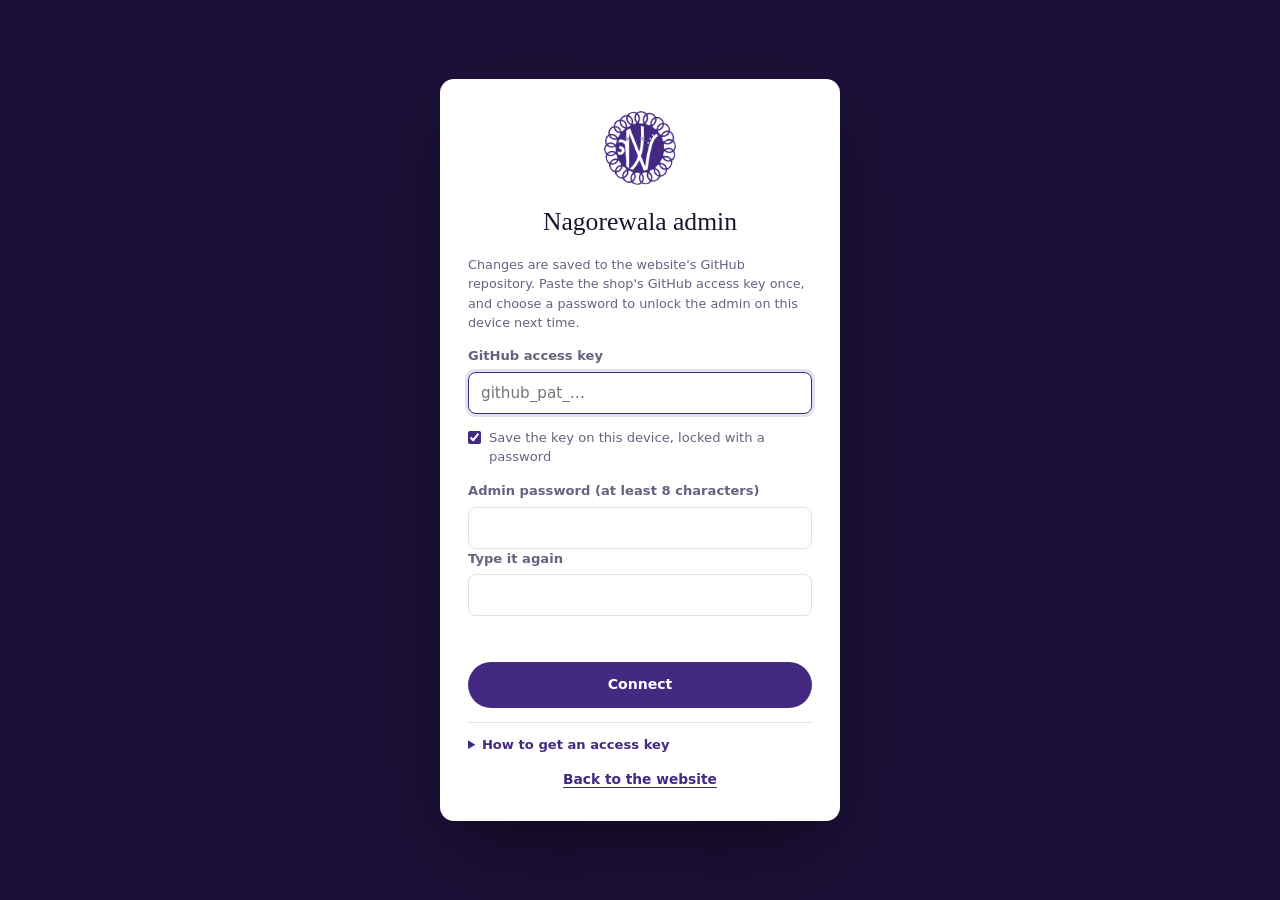
<file: admin/index.html>
<!doctype html>
<html lang="en">
<head>
<meta charset="utf-8">
<meta name="viewport" content="width=device-width, initial-scale=1">
<meta name="robots" content="noindex, nofollow">
<meta http-equiv="Content-Security-Policy" content="default-src 'self'; img-src 'self' data: blob: https:; style-src 'self' 'unsafe-inline' https://fonts.googleapis.com; font-src https://fonts.gstatic.com; script-src 'self'; connect-src https://api.github.com data:; base-uri 'self'; form-action 'none'">
<meta name="referrer" content="no-referrer">
<base href="../">
<title>Nagorewala Admin</title>
<link rel="icon" href="assets/img/logo.png">
<link rel="preconnect" href="https://fonts.googleapis.com">
<link rel="preconnect" href="https://fonts.gstatic.com" crossorigin>
<link href="https://fonts.googleapis.com/css2?family=Fraunces:opsz,wght@9..144,400;9..144,600&family=Manrope:wght@400;500;600;700&display=swap" rel="stylesheet">
<link rel="stylesheet" href="assets/css/admin.css">
</head>
<body>

<!-- connect -->
<main class="ad-auth" id="login">
  <form class="ad-auth-card" id="loginForm" novalidate>
    <img src="assets/img/logo.png" alt="" width="72" height="74">
    <h1>Nagorewala admin</h1>
    <p class="ad-hint">Changes are saved to the website's GitHub repository. Paste the shop's GitHub access key once, and choose a password to unlock the admin on this device next time.</p>
    <input type="text" name="username" value="nagorewala-admin" autocomplete="username" hidden>
    <label class="ad-field"><span>GitHub access key</span><input type="password" id="tokenInput" autocomplete="off" spellcheck="false" required placeholder="github_pat_…"></label>
    <label class="ad-check"><input type="checkbox" id="remember" checked> Save the key on this device, locked with a password</label>
    <div id="setPassword">
      <label class="ad-field"><span>Admin password (at least 8 characters)</span><input type="password" id="newPass" minlength="8" autocomplete="new-password"></label>
      <label class="ad-field"><span>Type it again</span><input type="password" id="newPass2" minlength="8" autocomplete="new-password"></label>
    </div>
    <p class="ad-error" id="loginError" role="alert"></p>
    <button class="ad-btn primary" type="submit" id="loginBtn">Connect</button>
    <details class="ad-help">
      <summary>How to get an access key</summary>
      <ol>
        <li>Sign in to GitHub as <b>alimbacker</b> and open <a href="https://github.com/settings/personal-access-tokens/new" target="_blank" rel="noopener">Settings → Developer settings → Fine-grained tokens → Generate new token</a>.</li>
        <li>Name it "Nagorewala admin" and pick an expiry date.</li>
        <li>Under <b>Repository access</b> choose <b>Only select repositories</b> → <b>nagorewala-sweets</b>.</li>
        <li>Under <b>Permissions → Repository permissions</b> set <b>Contents</b> to <b>Read and write</b>.</li>
        <li>Click <b>Generate token</b>, copy it and paste it above. Keep it private, like a password.</li>
      </ol>
    </details>
    <a class="ad-link" href="./">Back to the website</a>
  </form>
</main>

<!-- unlock (key saved on this device) -->
<main class="ad-auth" id="unlock" hidden>
  <form class="ad-auth-card" id="unlockForm" novalidate>
    <img src="assets/img/logo.png" alt="" width="72" height="74">
    <h1>Nagorewala admin</h1>
    <input type="text" name="username" value="nagorewala-admin" autocomplete="username" hidden>
    <label class="ad-field"><span>Password</span><input type="password" id="unlockPass" autocomplete="current-password" required></label>
    <p class="ad-error" id="unlockError" role="alert"></p>
    <button class="ad-btn primary" type="submit" id="unlockBtn">Log in</button>
    <button type="button" class="ad-link" id="forgetKey">Forgot the password? Use the access key again</button>
    <a class="ad-link" href="./">Back to the website</a>
  </form>
</main>

<!-- editor -->
<div id="app" hidden>
<header class="ad-top">
  <div class="ad-brand">
    <img src="assets/img/logo.png" alt="" width="40" height="41">
    <div><b>Nagorewala</b><small>Website admin</small></div>
  </div>
  <div class="ad-actions">
    <span class="ad-status" id="status" role="status">All saved</span>
    <a class="ad-btn ghost" id="btnPreview" href="index.html?preview" target="_blank" rel="noopener">Preview</a>
    <button type="button" class="ad-btn primary" id="btnSave">Save changes</button>
    <button type="button" class="ad-btn ghost" id="btnLogout">Log out</button>
  </div>
</header>

<div class="ad-wrap">
  <p class="ad-note">Click <b>Save changes</b> to publish. The website shows the update within a few minutes. Use <b>Preview</b> to check first.</p>

  <nav class="ad-tabs" role="tablist" aria-label="Sections">
    <button type="button" role="tab" class="is-on" data-tab="sweets" aria-selected="true">Sweets <span data-count="sweets"></span></button>
    <button type="button" role="tab" data-tab="savouries" aria-selected="false">Savouries <span data-count="savouries"></span></button>
    <button type="button" role="tab" data-tab="gallery" aria-selected="false">Kitchen photos <span data-count="gallery"></span></button>
  </nav>

  <section id="paneMenu">
    <div class="ad-toolbar">
      <input type="search" id="search" placeholder="Search by name" aria-label="Search sweets">
      <button type="button" class="ad-btn primary" id="btnAdd">+ Add sweet</button>
    </div>
    <ul class="ad-list" id="itemList"></ul>
    <p class="ad-empty" id="itemEmpty" hidden>Nothing here yet. Add your first item.</p>
  </section>

  <section id="paneGallery" hidden>
    <div class="ad-toolbar">
      <p class="ad-hint">These photos appear in the "From our kitchen" section. Landscape or portrait both work; they are cropped to 4:5.</p>
      <label class="ad-btn primary ad-file">+ Add photos<input type="file" id="galInput" accept="image/jpeg,image/png,image/webp" multiple></label>
    </div>
    <ul class="ad-grid" id="galList"></ul>
    <p class="ad-empty" id="galEmpty" hidden>No kitchen photos yet.</p>
  </section>
</div>
</div>

<dialog class="ad-dlg" id="itemDlg" aria-labelledby="dlgTitle">
  <form method="dialog" id="itemForm" novalidate>
    <header><h2 id="dlgTitle">Add sweet</h2><button type="button" class="ad-x" data-close aria-label="Close">×</button></header>
    <div class="ad-dlg-body">
      <div class="ad-photo">
        <div class="ad-photo-view" id="photoView"></div>
        <div class="ad-photo-actions">
          <label class="ad-btn ghost ad-file">Upload photo<input type="file" id="photoInput" accept="image/jpeg,image/png,image/webp"></label>
          <button type="button" class="ad-link" id="photoRemove">Remove photo</button>
          <p class="ad-hint">Square photos look best. It is shown as a circle on the menu and in the sweet box.</p>
        </div>
      </div>
      <label class="ad-field"><span>Name *</span><input name="n" maxlength="40" required autocomplete="off"></label>
      <div class="ad-row">
        <label class="ad-field"><span>Category</span>
          <select name="cat"><option value="sweets">Sweets</option><option value="savouries">Savouries</option></select></label>
        <label class="ad-field"><span>Price for 1 kg (₹) *</span><input name="p" type="number" min="1" max="100000" step="1" inputmode="numeric" required></label>
      </div>
      <p class="ad-hint" id="halfPrice"></p>
      <div class="ad-row">
        <label class="ad-field"><span>Other name <em>(optional)</em></span><input name="sub" maxlength="40" placeholder="e.g. Athipala Halwa" autocomplete="off"></label>
        <label class="ad-field"><span>Label</span>
          <select name="tag"><option value="">None</option><option>Signature</option><option>Popular</option><option>New</option></select></label>
      </div>
      <label class="ad-field ad-colour"><span>Colour if there is no photo</span><input name="c" type="color" value="#c48a22"></label>
      <p class="ad-error" id="formError" role="alert"></p>
    </div>
    <footer>
      <button type="button" class="ad-link danger" id="btnDelete">Delete</button>
      <span></span>
      <button type="button" class="ad-btn ghost" data-close>Cancel</button>
      <button type="submit" class="ad-btn primary">Save</button>
    </footer>
  </form>
</dialog>

<div class="ad-toast" id="toast" role="status" aria-live="polite"></div>

<script src="assets/js/admin.js"></script>
</body>
</html>
</file>
